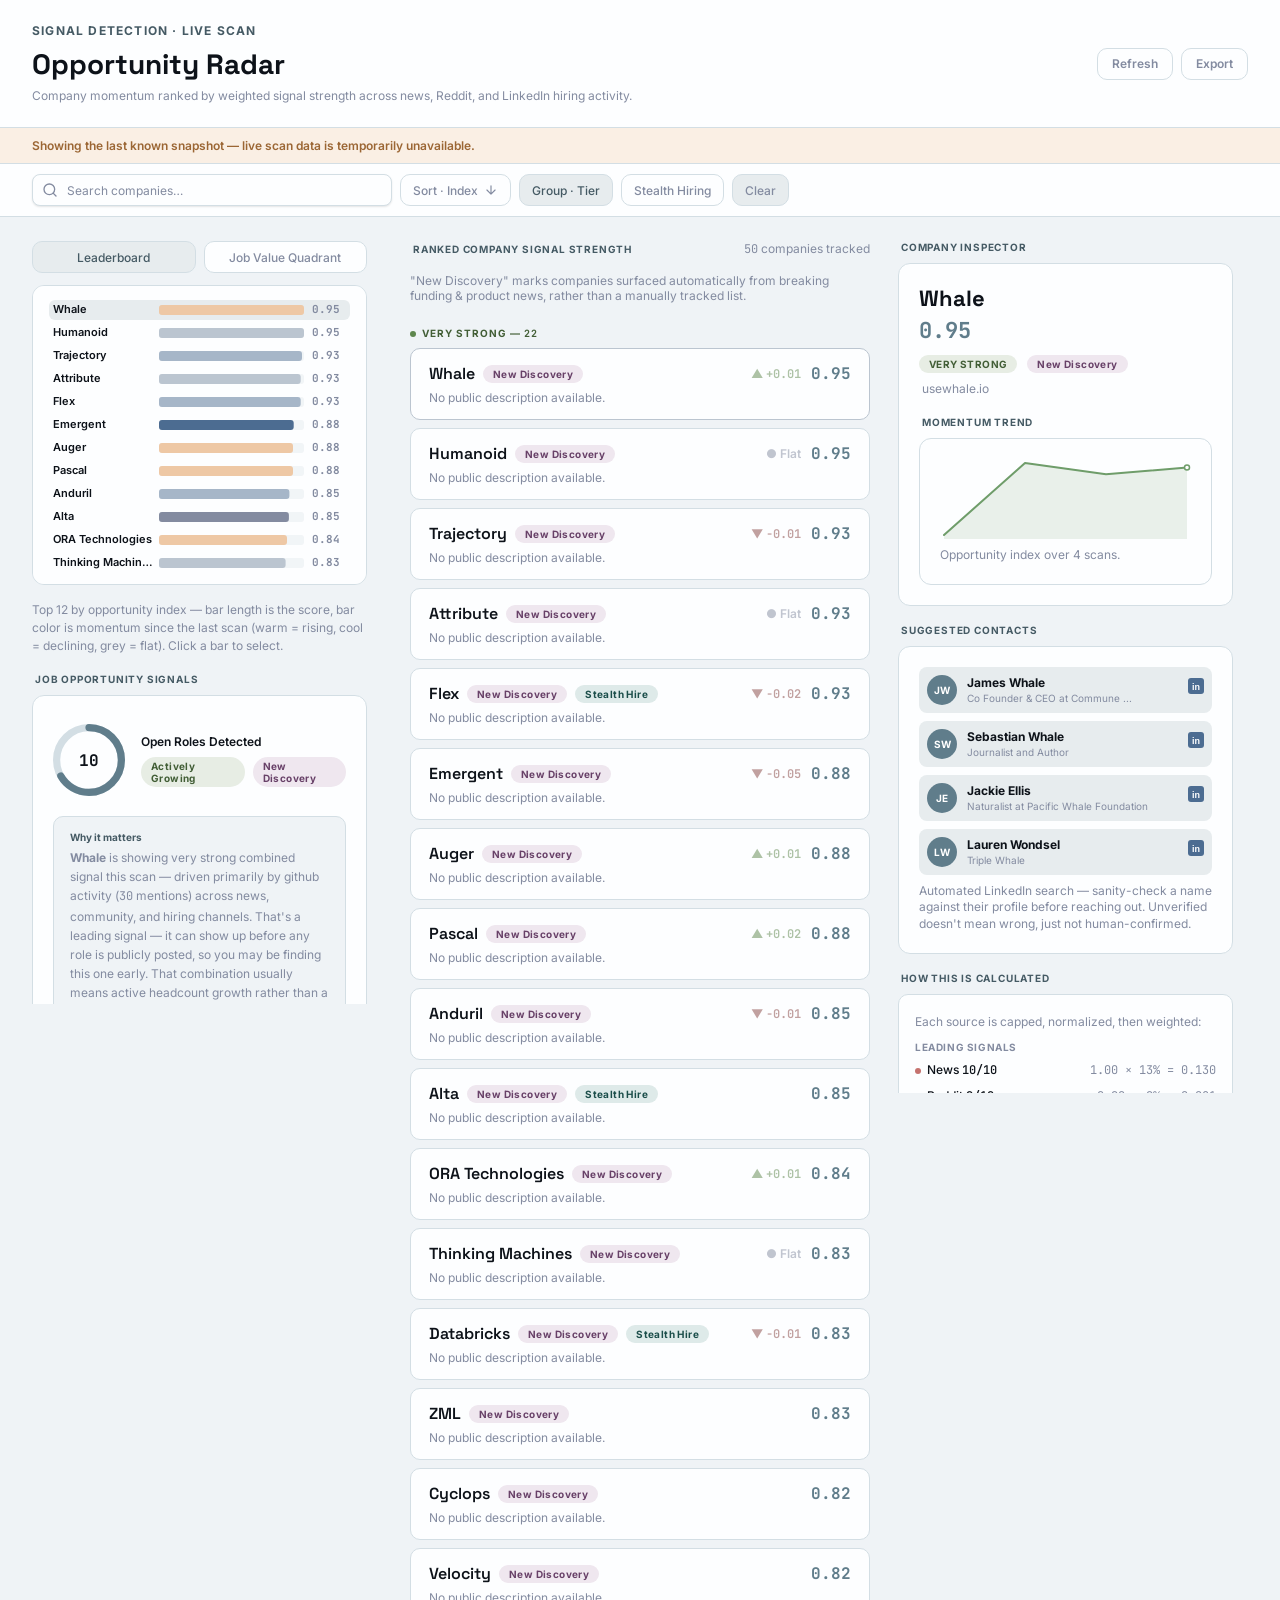
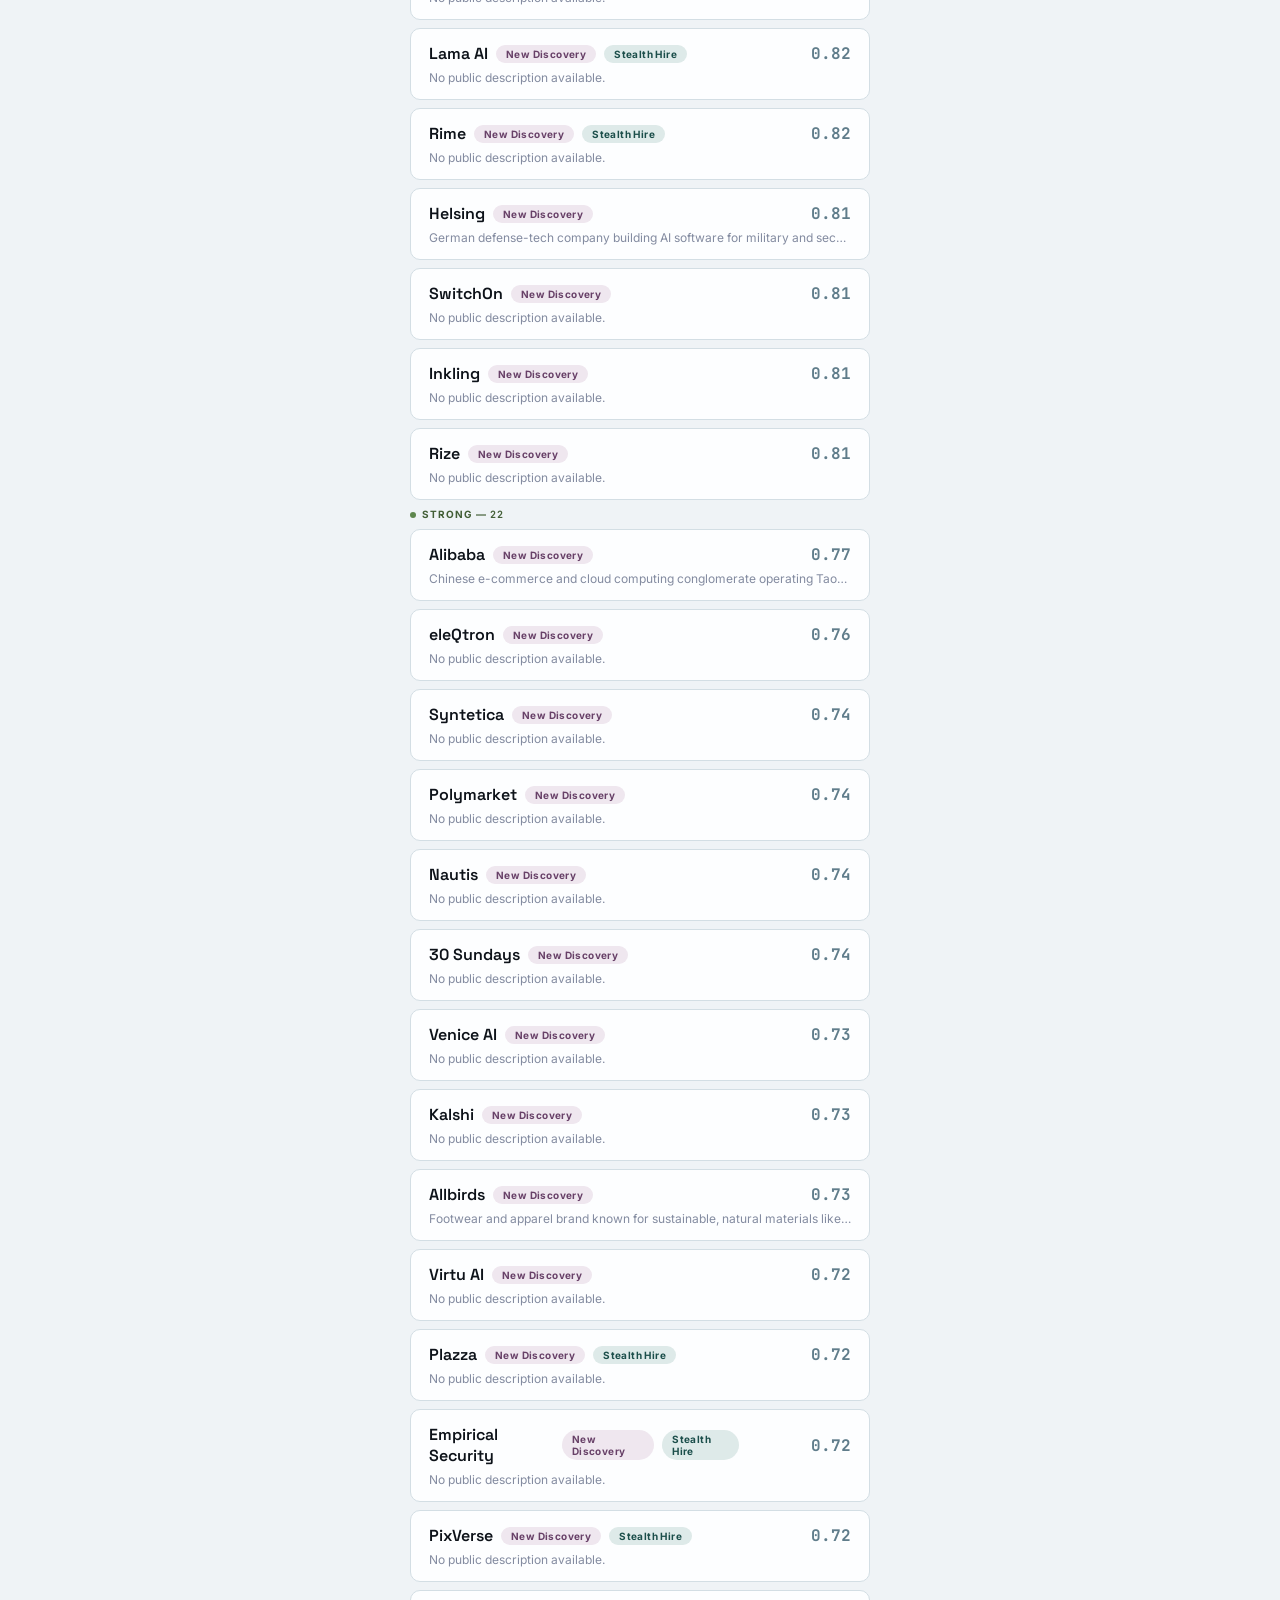
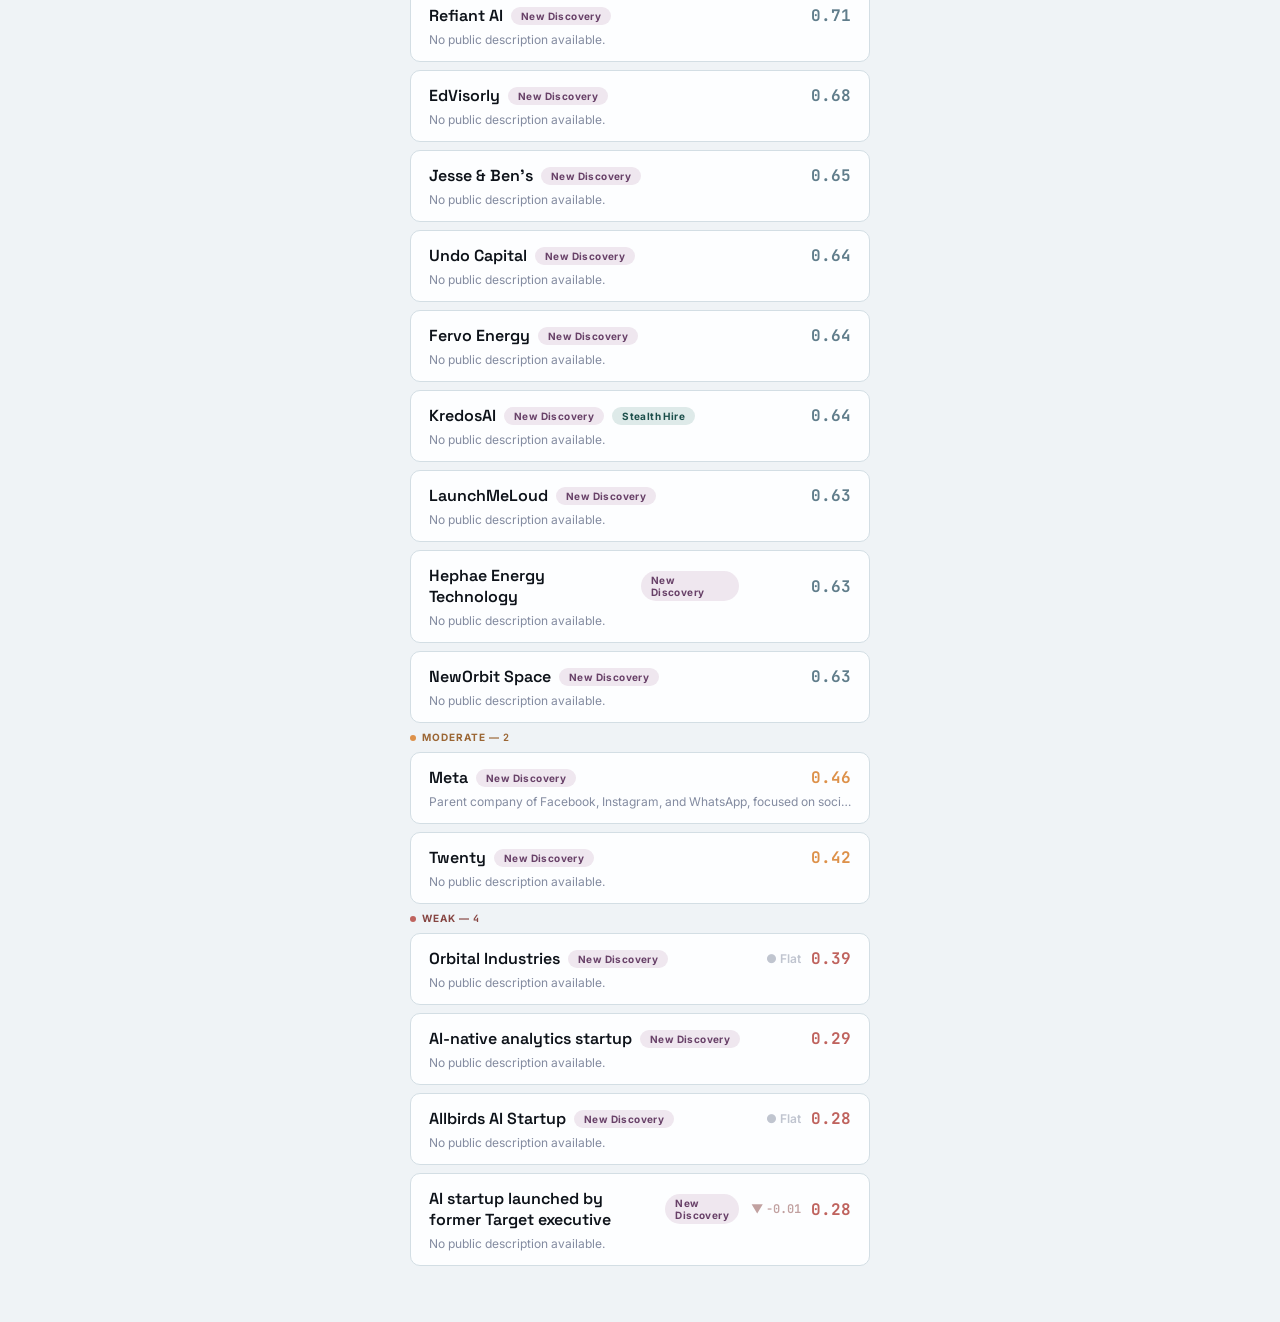
<file: index.html>
<!doctype html>
<html lang="en">
<head>
  <meta charset="UTF-8" />
  <meta name="viewport" content="width=device-width, initial-scale=1.0" />
  <title>Opportunity Radar Dashboard</title>
  <link rel="preconnect" href="https://fonts.googleapis.com">
  <link rel="preconnect" href="https://fonts.gstatic.com" crossorigin>
  <link href="https://fonts.googleapis.com/css2?family=Inter:wght@400;500;600;700&family=Space+Grotesk:wght@500;700&family=JetBrains+Mono:wght@500;700&display=swap" rel="stylesheet">
  <link rel="stylesheet" href="styles.css" />
</head>
<body>

  <div class="dashboard">

    <!-- ── Header ── -->
    <header class="dashboard-header">
      <div class="header-titles">
        <span class="header-eyebrow">Signal Detection · Live Scan</span>
        <h1 class="header-title">Opportunity Radar</h1>
        <p class="header-subtitle">Company momentum ranked by weighted signal strength across news, Reddit, and LinkedIn hiring activity.</p>
      </div>
      <div class="header-actions">
        <button class="btn btn-outline" type="button">Refresh</button>
        <button class="btn btn-outline" type="button">Export</button>
      </div>
    </header>

    <!-- ── Fallback banner (shown only if the live fetch failed) ── -->
    <div class="fallback-banner" id="fallback-banner" hidden>
      Showing the last known snapshot — live scan data is temporarily unavailable.
    </div>

    <!-- ── Filter bar ── -->
    <div class="filter-bar">
      <div class="filter-search-wrap">
        <input
          class="filter-search"
          type="search"
          id="search-input"
          placeholder="Search companies…"
          aria-label="Search companies"
        />
        <svg class="filter-search-icon" width="16" height="16" viewBox="0 0 24 24" fill="none" aria-hidden="true">
          <circle cx="11" cy="11" r="8" stroke="currentColor" stroke-width="2"/>
          <path d="m21 21-4.35-4.35" stroke="currentColor" stroke-width="2" stroke-linecap="round"/>
        </svg>
      </div>

      <button class="pill-btn" id="sort-toggle" type="button" aria-label="Toggle sort direction">
        <span>Sort · Index</span>
        <svg id="sort-icon" width="14" height="14" viewBox="0 0 24 24" fill="none" aria-hidden="true">
          <path d="M12 5v14M5 12l7 7 7-7" stroke="currentColor" stroke-width="2" stroke-linecap="round" stroke-linejoin="round"/>
        </svg>
      </button>

      <button class="pill-btn" id="group-toggle" type="button" aria-pressed="true">
        <span>Group · Tier</span>
      </button>

      <button class="pill-btn" id="stealth-toggle" type="button" aria-pressed="false" title="Show only companies with strong funding/exec-hire signal and little-to-no LinkedIn activity — likely growing before any role is publicly posted">
        <span>Stealth Hiring</span>
      </button>

      <button class="pill-btn pill-btn-clear" id="clear-filters" type="button">Clear</button>
    </div>

    <!-- ── Body: 3-column layout ── -->
    <div class="dashboard-body">

      <div class="loading-overlay" id="loading-overlay">
        <p>Loading live scan data…</p>
      </div>

      <!-- Left: Leaderboard / Job Value Quadrant (toggle) + Job Opportunity Signals -->
      <section class="quadrant-column" aria-label="Company leaderboard">
        <div class="chart-toggle-row" style="margin-top: 0;" role="tablist">
          <button class="pill-btn chart-toggle-btn" id="chart-toggle-leaderboard" type="button" aria-pressed="true">Leaderboard</button>
          <button class="pill-btn chart-toggle-btn" id="chart-toggle-quadrant" type="button" aria-pressed="false">Job Value Quadrant</button>
        </div>
        <div class="leaderboard-scope" id="leaderboard-scope">
          <svg id="leaderboard-svg" width="100%" aria-hidden="true"></svg>
        </div>
        <div class="quadrant-scope" id="quadrant-scope" hidden>
          <svg id="quadrant-svg" viewBox="0 0 400 400" width="100%" height="100%" aria-hidden="true"></svg>
        </div>
        <p class="quadrant-caption" id="leaderboard-caption">Top 12 by opportunity index — bar length is the score, bar color is momentum since the last scan (warm = rising, cool = declining, grey = flat). Click a bar to select.</p>
        <p class="quadrant-caption" id="quadrant-caption" hidden>Position shows relative standing versus other tracked companies, not raw counts — funding + executive hires on the right, LinkedIn hiring activity toward the top. Bottom-right is the sweet spot for outreach — real growth capital and leadership build-out ahead of any public job posting. Hover a dot for exact counts, click to select.</p>

        <h3 class="section-label">Job Opportunity Signals</h3>
        <div class="job-signals-card">
          <div class="gauge-row">
            <div class="gauge-visual">
              <svg id="roles-gauge" viewBox="0 0 100 100" width="72" height="72" aria-hidden="true"></svg>
              <span class="gauge-center-value" id="open-roles-value">—</span>
            </div>
            <div class="gauge-info">
              <span class="stat-label">Open Roles Detected</span>
              <div class="gauge-momentum-row">
                <span class="tier-badge" id="hiring-momentum-badge">—</span>
                <span class="discovery-badge" id="gauge-discovery-badge" title="Newly discovered this scan — not on the existing tracked list" hidden>New Discovery</span>
              </div>
            </div>
          </div>
          <div class="callout-box" id="why-it-matters-box">
            <span class="callout-label">Why it matters</span>
            <p class="callout-text" id="why-it-matters-text"></p>
          </div>
          <p class="fine-print">Based on public hiring &amp; news signals — not a guarantee of open positions.</p>
        </div>
      </section>

      <!-- Middle: Ranked list -->
      <section class="list-column" aria-label="Ranked company signal strength">
        <div class="list-heading">
          <span class="card-eyebrow">Ranked Company Signal Strength</span>
          <span class="list-count" id="companies-tracked-count">— companies tracked</span>
        </div>
        <p class="list-hint">"New Discovery" marks companies surfaced automatically from breaking funding &amp; product news, rather than a manually tracked list.</p>
        <div id="ranked-list"></div>
        <p class="table-empty" id="list-empty" hidden>No companies match the current filters.</p>
      </section>

      <!-- Right: Company Inspector + Suggested Contact -->
      <aside class="right-rail" aria-label="Company detail">
        <h3 class="section-label" style="margin-top: 0;">Company Inspector</h3>
        <div class="inspector-card">
          <div class="inspector-title-row" style="margin-top: 0;">
            <h2 class="inspector-company-name" id="inspector-name">—</h2>
            <span class="inspector-index" id="inspector-index">—</span>
          </div>
          <div class="inspector-badge-row">
            <span class="tier-badge" id="inspector-tier-badge">—</span>
            <span class="discovery-badge" id="inspector-discovery-badge" title="Newly discovered this scan — not on the existing tracked list" hidden>New Discovery</span>
          </div>
          <a class="inspector-website-link" id="inspector-website-link" href="#" target="_blank" rel="noopener" style="visibility: hidden;">—</a>

          <h3 class="section-label">Momentum Trend</h3>
          <div class="inspector-trend-card">
            <svg id="inspector-trend-svg" aria-hidden="true"></svg>
            <p class="fine-print" id="inspector-trend-caption">—</p>
          </div>

        </div>

        <h3 class="section-label" id="contact-section-label">Suggested Contact</h3>
        <div class="contact-card" id="contact-card">
          <ul class="contact-list" id="contact-list"></ul>
          <p class="fine-print">Automated LinkedIn search — sanity-check a name against their profile before reaching out. Unverified doesn't mean wrong, just not human-confirmed.</p>
        </div>
        <div class="contact-empty-state" id="contact-empty-state" hidden>
          <p>No contact found yet for this company — check back after the next scan.</p>
          <a class="btn btn-dark btn-full" id="contact-website-cta" href="#" target="_blank" rel="noopener" hidden>Go to Company Website</a>
          <p class="fine-print" id="contact-website-caveat" hidden>Automatically discovered, not confirmed as the right company — double-check before visiting.</p>
        </div>

        <h3 class="section-label">How this is calculated</h3>
        <div class="math-panel math-panel-standalone" id="math-panel">
          <p class="math-caption">Each source is capped, normalized, then weighted:</p>
          <div id="math-rows"></div>
          <hr class="divider" />
          <div class="math-total-row">
            <span class="math-total-label">Total opportunity_index</span>
            <span class="math-total-value" id="math-total-value">—</span>
          </div>
        </div>
      </aside>

    </div>
  </div>

  <script src="data.js"></script>
  <script src="app.js"></script>
</body>
</html>
</file>
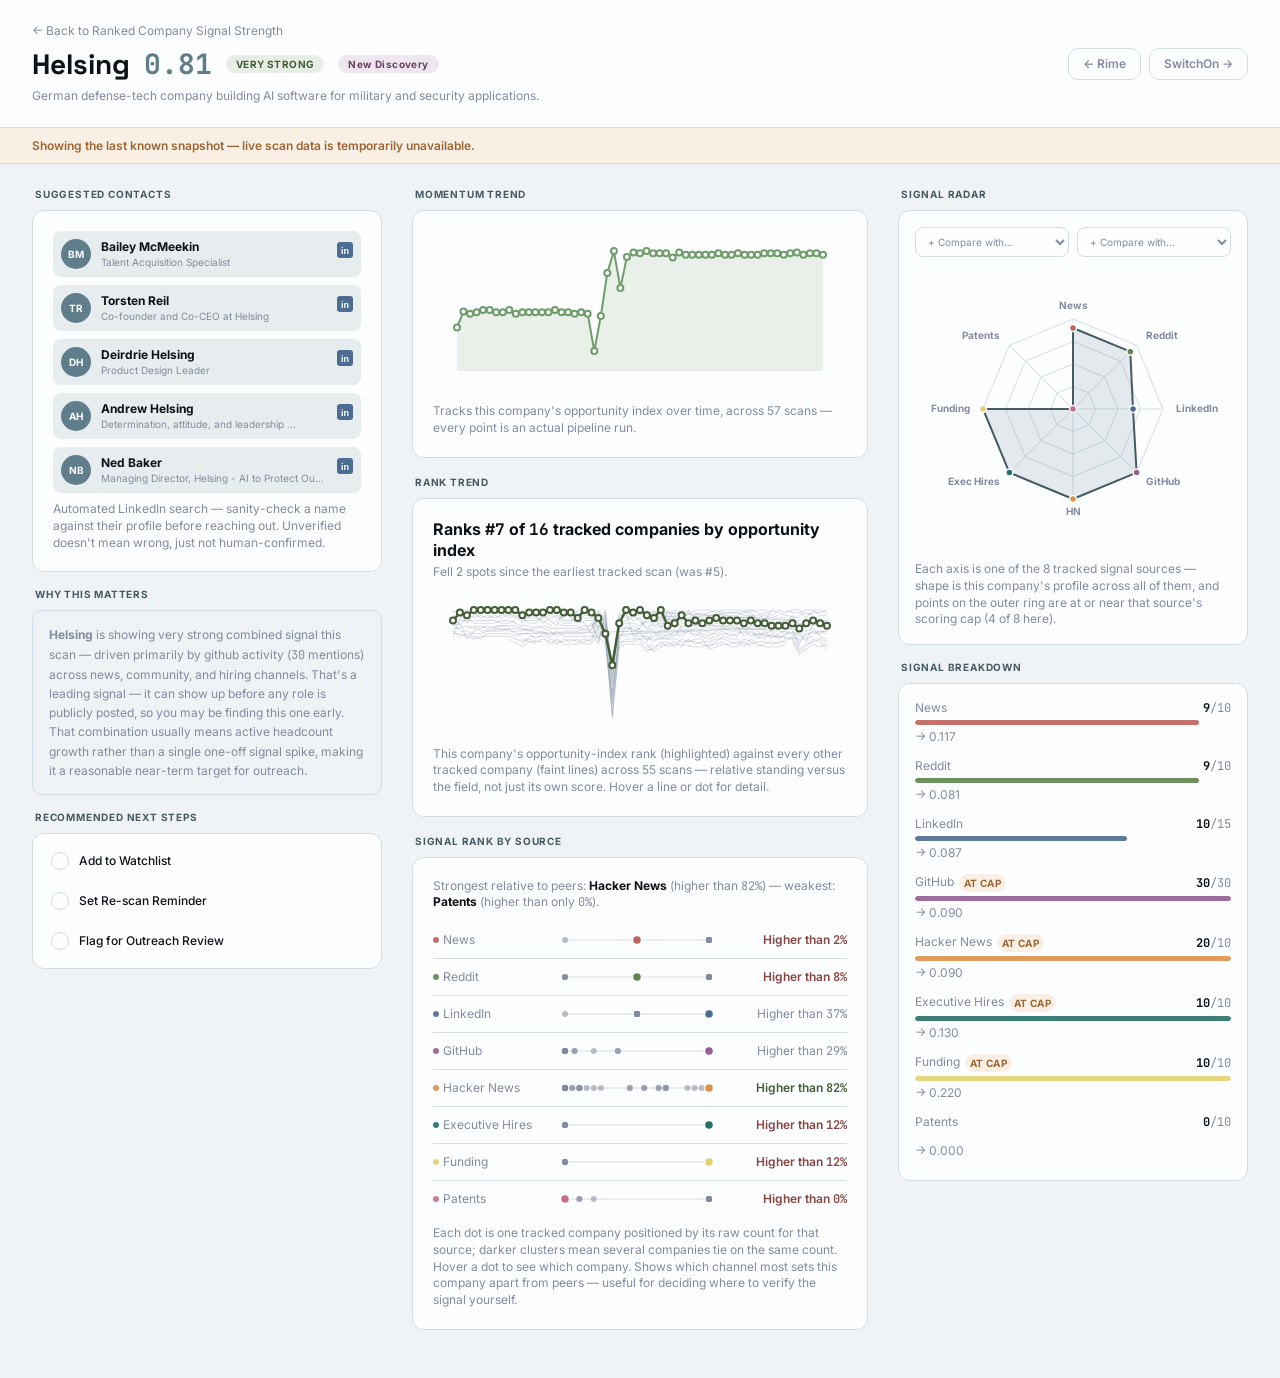
<file: detail.html>
<!doctype html>
<html lang="en">
<head>
  <meta charset="UTF-8" />
  <meta name="viewport" content="width=device-width, initial-scale=1.0" />
  <title>Company Detail — Opportunity Radar</title>
  <link rel="preconnect" href="https://fonts.googleapis.com">
  <link rel="preconnect" href="https://fonts.gstatic.com" crossorigin>
  <link href="https://fonts.googleapis.com/css2?family=Inter:wght@400;500;600;700&family=Space+Grotesk:wght@500;700&family=JetBrains+Mono:wght@500;700&display=swap" rel="stylesheet">
  <link rel="stylesheet" href="styles.css" />
</head>
<body>

  <div class="detail-page">

    <header class="detail-topbar">
      <div class="detail-topbar-left">
        <a class="back-link" href="index.html"><span class="back-link-arrow">←</span> Back to Ranked Company Signal Strength</a>

        <div class="detail-header">
          <h1 class="detail-company-name" id="detail-name">—</h1>
          <span class="detail-index" id="detail-index">—</span>
          <span class="tier-badge" id="detail-tier-badge">—</span>
          <span class="discovery-badge" id="detail-discovery-badge" title="Newly discovered this scan — not on the existing tracked list" hidden>New Discovery</span>
        </div>
        <p class="detail-blurb" id="detail-blurb"></p>
      </div>

      <div class="detail-topbar-nav">
        <button class="btn btn-outline" id="prev-company-btn" type="button">← Previous</button>
        <button class="btn btn-outline" id="next-company-btn" type="button">Next →</button>
      </div>
    </header>

    <div class="fallback-banner" id="fallback-banner" hidden>
      Showing the last known snapshot — live scan data is temporarily unavailable.
    </div>

    <div class="detail-body">
    <div class="loading-overlay" id="loading-overlay">
      <p>Loading live scan data…</p>
    </div>
    <div class="detail-columns">

      <!-- Left: Suggested Contact + Signal Breakdown -->
      <div class="detail-col detail-col-left">
        <h3 class="section-label" id="contact-section-label" style="margin-top: 0;">Suggested Contact</h3>
        <div class="contact-card contact-card-standalone" id="contact-card">
          <ul class="contact-list" id="contact-list"></ul>
          <p class="fine-print">Automated LinkedIn search — sanity-check a name against their profile before reaching out. Unverified doesn't mean wrong, just not human-confirmed.</p>
        </div>
        <div class="contact-empty-state" id="contact-empty-state" hidden>
          <p>No contact found yet for this company — check back after the next scan.</p>
          <a class="btn btn-dark btn-full" id="contact-website-cta" href="#" target="_blank" rel="noopener" hidden>Go to Company Website</a>
          <p class="fine-print" id="contact-website-caveat" hidden>Automatically discovered, not confirmed as the right company — double-check before visiting.</p>
        </div>

        <h3 class="section-label" style="margin-top: 16px;">Why This Matters</h3>
        <div class="callout-box callout-box-standalone">
          <p class="callout-text" id="detail-why-text"></p>
        </div>

        <h3 class="section-label" style="margin-top: 16px;">Recommended Next Steps</h3>
        <div class="next-steps-card" id="next-steps-list"></div>
      </div>

      <!-- Middle: Momentum Trend -->
      <div class="detail-col detail-col-mid">
        <h3 class="section-label" style="margin-top: 0;">Momentum Trend</h3>
        <div class="trend-card">
          <svg id="trend-svg" width="100%" height="160" aria-hidden="true"></svg>
          <p class="fine-print" id="trend-caption">—</p>
        </div>

        <h3 class="section-label">Rank Trend</h3>
        <div class="peer-compare-card">
          <p class="peer-compare-headline" id="peer-rank-headline">—</p>
          <p class="peer-compare-sub" id="peer-rank-sub">—</p>
          <svg id="peer-compare-svg" width="100%" height="140" aria-hidden="true"></svg>
          <p class="fine-print" id="rank-trend-caption">—</p>
        </div>

        <h3 class="section-label">Signal Rank by Source</h3>
        <div class="source-rank-card">
          <p class="source-rank-headline" id="source-rank-headline">—</p>
          <div id="source-rank-rows"></div>
          <p class="fine-print">Each dot is one tracked company positioned by its raw count for that source; darker clusters mean several companies tie on the same count. Hover a dot to see which company. Shows which channel most sets this company apart from peers — useful for deciding where to verify the signal yourself.</p>
        </div>
      </div>

      <!-- Right: Signal Radar + Signal Breakdown -->
      <div class="detail-col detail-col-right">
        <h3 class="section-label" style="margin-top: 0;">Signal Radar</h3>
        <div class="signal-radar-card">
          <div class="radar-compare-row">
            <select class="radar-compare-select" id="radar-compare-1" aria-label="Compare with another company">
              <option value="">+ Compare with…</option>
            </select>
            <select class="radar-compare-select" id="radar-compare-2" aria-label="Compare with a second company">
              <option value="">+ Compare with…</option>
            </select>
          </div>
          <svg id="signal-radar-svg" width="100%" height="270" aria-hidden="true"></svg>
          <div class="radar-legend" id="radar-legend"></div>
          <p class="fine-print" id="signal-radar-caption">—</p>
        </div>

        <h3 class="section-label" style="margin-top: 16px;">Signal Breakdown</h3>
        <div class="breakdown-compact-card">
          <div class="mini-breakdown" id="breakdown-stack"></div>
        </div>
      </div>

    </div>
    </div>
  </div>

  <script src="data.js"></script>
  <script src="detail.js"></script>
</body>
</html>
</file>
<file: styles.css>
/* ── Font demo (Space Grotesk headings / JetBrains Mono numerals) ──
   To back out: delete this block, delete the two font-family rules
   below that reference these variables (search "--font-heading" and
   "--font-mono"), and revert the Google Fonts <link> in index.html/
   detail.html back to just Inter. Nothing else depends on this. */
:root {
  --font-heading: 'Space Grotesk', 'Inter', Arial, sans-serif;
  --font-mono:    'JetBrains Mono', 'Inter', monospace;
}

/* Wraps every dynamically-inserted numeric value across both pages
   (app.js/detail.js) — search ".num" in either file to find them all. */
.num { font-family: var(--font-mono); }

/* ── shadcn/ui token retrofit ──
   Phase 1 (this block): adopt shadcn's semantic vocabulary — background/
   foreground/card/primary/secondary/muted/accent/destructive/border/
   input/ring/radius, plus its --chart-1..5 convention for categorical
   data colors — mapped onto the colors this project already settled on
   through iteration, not shadcn's stock slate palette. Purely additive:
   every existing variable below (--bg, --accent-deep, --radius-lg, etc.)
   is untouched and still drives 100% of the current CSS, so this can't
   cause a visual regression. New components should be built against
   these tokens directly; migrating existing rules to consume them
   (instead of the legacy names) would be a natural phase 2.

   Two of our existing tokens don't map 1:1 onto a shadcn slot and were
   deliberately left alone rather than force-fit: --accent (a saturated
   brand blue-grey used for active/focus states — closest to --ring,
   not --accent, which in shadcn means a subtle hover background) and
   --accent-deep (our emphasis-text color, distinct from --primary,
   which corresponds to the solid dark CTA button background/text
   instead). Tier colors (green/amber/rose) and the per-source palette
   also stay as their own extension, same as shadcn's own docs do for
   product-specific colors beyond the core set. */
:root {
  /* Aliased via var() (not duplicated hex) since the consolidation pass —
     these can't go stale the way the old hardcoded copies did. */
  --background:         var(--bg);
  --foreground:         var(--text-primary);
  --card:                var(--surface);
  --card-foreground:    var(--text-primary);
  --popover:             var(--surface);
  --popover-foreground: var(--text-primary);
  --primary:             var(--text-primary); /* the solid dark CTA button */
  --primary-foreground: #ffffff;
  --secondary:           var(--bg); /* no separate surface-alt anymore */
  --secondary-foreground: var(--text-primary);
  --muted:               var(--accent-tint);
  --muted-foreground:   var(--text-secondary);
  /* No separate --accent slot: shadcn's "accent" (a subtle hover bg) would
     be the same value as --muted above, and this project already has an
     unrelated --accent (brand blue-grey, #607d8b) declared below — reusing
     the name here would silently shadow one or the other depending on
     source order. --muted covers shadcn's accent role instead. */
  --accent-foreground:  var(--accent-deep);
  --destructive:         var(--rose-deep);
  --destructive-foreground: #ffffff;
  --border:              var(--border);
  --input:               var(--border-input);
  --ring:                var(--accent); /* used for focus rings below */
  --radius:              0.625rem; /* = --radius-lg (10px) — sm/md/lg/xl below derive from this */

  /* shadcn chart-color convention — same hues as our per-source tokens.
     Aliased via var() so this can't go stale the way the hardcoded
     copies here previously did after a source color changed. */
  --chart-1: var(--news-color);
  --chart-2: var(--reddit-red);
  --chart-3: var(--linkedin-blue);
  --chart-4: var(--github-color);
  --chart-5: var(--hn-color);
  --chart-6: var(--exec-hire-color);
  --chart-7: var(--funding-color);
}

/* Real accessibility win from adopting --ring, not just a decorative
   token: a visible focus indicator for keyboard navigation. */
:focus-visible {
  outline: 2px solid var(--ring);
  outline-offset: 2px;
}

/* ── Design tokens ──
   Consolidated 2026-07-16: everything below derives from 10 core colors
   (bg / surface / border / text-primary / text-secondary / accent /
   accent-deep / green / amber / rose). Every "-deep" is that color mixed
   ~30% toward black; every "-tint" is mixed ~85% toward white — not an
   independently hand-picked hex. Dropped as redundant near-duplicates in
   this pass: --surface-alt, --row-bg, --control-bg, --accent-light,
   --text-muted, and the separate --gauge-accent* hue (folded into
   --accent). The 7 --news-color..--funding-color source colors are the
   deliberate exception — a categorical data-viz palette where 7-way
   distinguishability is the actual requirement, so they keep their own
   hues rather than deriving from the core 10. */
:root {
  --bg:              #eff3f6;
  --surface:         #fdfeff;
  --border:          #d3dee4;
  --border-input:    var(--border);
  --border-emphasis: #bbc5d0; /* border a step darker for hover/selected rows -- lighter than --text-secondary */

  --text-primary:    #0d1219;
  --text-secondary:  #838ba0;

  --accent:          #607d8b;
  --accent-deep:     #455a64;
  --accent-tint:     #e7ecee;
  --callout-tint:    var(--bg);

  /* ── Hue ramp: 7 core hues, each with dark / base(100%) / tint-1 / tint-2,
     derived via one consistent formula — dark = hue mixed 30% toward
     black; tint-1 = hue mixed 50% toward white; tint-2 = hue mixed 85%
     toward white — not independently hand-picked per hue. Every semantic
     name below (--green, --news-color, etc.) just aliases whichever
     shade of whichever hue that role needs; every rule elsewhere in this
     file that consumes those semantic names is unchanged. */
  --hue-red:           #bf635e;
  --hue-red-dark:      #864542;
  --hue-red-tint-1:    #dfb1af;
  --hue-red-tint-2:    #f5e8e7;

  --hue-green:         #5e864d;
  --hue-green-dark:    #425e36;
  --hue-green-tint-1:  #afc3a6;
  --hue-green-tint-2:  #e7ede4;

  --hue-blue:          #4c6c91;
  --hue-blue-dark:     #354c66;
  --hue-blue-tint-1:   #a6b6c8;
  --hue-blue-tint-2:   #e4e9ef;

  --hue-purple:        #955d94;
  --hue-purple-dark:   #684168;
  --hue-purple-tint-1: #caaeca;
  --hue-purple-tint-2: #efe7ef;

  --hue-orange:        #dd914a;
  --hue-orange-dark:   #9b6634;
  --hue-orange-tint-1: #eec8a5;
  --hue-orange-tint-2: #faefe4;

  --hue-yellow:        #e1d270;
  --hue-yellow-dark:   #9e934e;
  --hue-yellow-tint-1: #f0e9b8;
  --hue-yellow-tint-2: #fbf8ea;

  --hue-teal:          #267069;
  --hue-teal-dark:     #1b4e4a;
  --hue-teal-tint-1:   #93b8b4;
  --hue-teal-tint-2:   #deeae9;

  /* 8th hue, added when the pipeline added patents as a source — all 7
     original hues (red/green/blue/purple/orange/yellow/teal) were
     already spoken for. First attempt was an indigo (blue-violet, ~235°)
     which sat too close to blue(~212°) and purple(~301°) to actually
     read as distinct; pink(~338°) sits in the real gap between them. */
  --hue-pink:        #c46e8e;
  --hue-pink-dark:   #894d63;
  --hue-pink-tint-1: #e2b7c7;
  --hue-pink-tint-2: #f6e9ee;

  /* Tier status colors — reuse the same hues as the source palette below
     (rose=red, green=green, amber=orange) instead of maintaining 3 more
     standalone shades. */
  --green:           var(--hue-green);
  --green-deep:      var(--hue-green-dark);
  --green-tint:      var(--hue-green-tint-2);

  --amber:           var(--hue-orange);
  --amber-deep:      var(--hue-orange-dark);
  --amber-tint:      var(--hue-orange-tint-2);

  --rose:            var(--hue-red);
  --rose-deep:       var(--hue-red-dark);
  --rose-tint:       var(--hue-red-tint-2);

  --news-color:      var(--hue-red);
  --linkedin-blue:   var(--hue-blue);
  --reddit-red:      var(--hue-green);
  --github-color:    var(--hue-purple);
  --hn-color:        var(--hue-orange);
  --exec-hire-color: var(--hue-teal);
  --funding-color:   var(--hue-yellow);
  --patents-color:   var(--hue-pink);
  --trend-accent:    var(--green);
  --peer-muted-dot:  var(--text-secondary);

  --radius-sm:   6px;
  --radius-md:   8px;
  --radius-lg:   10px;
  --radius-xl:   12px;
  --radius-full: 9999px;

  /* Type scale: 12 near-duplicate sizes (8-28px) consolidated to 6.
     Every font-size declaration in this file references one of these —
     no more independently-picked pixel values. */
  --text-2xs: 10px;
  --text-sm:  12px;
  --text-md:  16px;
  --text-lg:  22px;
  --text-xl:  28px;

  --shadow-xs:  0 1px 2px 0 rgba(0, 0, 0, 0.1);
  --shadow-btn: 0 1px 1px 0 rgba(0, 0, 0, 0.1);

  --header-h:     128px;
}

/* ── Reset ── */
*, *::before, *::after { box-sizing: border-box; }

body {
  margin: 0;
  font-family: 'Inter', Arial, sans-serif;
  background: var(--bg);
  color: var(--text-primary);
  font-size: var(--text-md);
  -webkit-font-smoothing: antialiased;
}

.dashboard {
  display: flex;
  flex-direction: column;
  min-height: 100vh;
}

/* ─────────────────────────────────────────
   Header
───────────────────────────────────────── */
.dashboard-header {
  display: flex;
  align-items: center;
  justify-content: space-between;
  gap: 24px;
  height: var(--header-h);
  padding: 16px 32px;
  background: var(--surface);
  border-bottom: 1px solid var(--border);
}

.header-titles {
  display: flex;
  flex-direction: column;
  gap: 2px;
  min-width: 0;
}

.header-eyebrow {
  font-size: var(--text-sm);
  line-height: 16px;
  font-weight: 700;
  letter-spacing: 1.2px;
  text-transform: uppercase;
  color: var(--accent-deep);
}

.header-title {
  margin: 6px 0 0;
  font-size: var(--text-xl);
  line-height: 34px;
  font-weight: 700;
  color: var(--text-primary);
}

/* Font demo — see the --font-heading/--font-mono block near the top of
   this file for how to back this out. */
.header-title,
.company-row-name,
.inspector-company-name,
.detail-company-name {
  font-family: var(--font-heading);
}

.header-subtitle {
  margin: 4px 0 0;
  font-size: var(--text-sm);
  font-weight: 400;
  color: var(--text-secondary);
  line-height: 18px;
  white-space: nowrap;
}

.header-actions {
  display: flex;
  align-items: center;
  gap: 8px;
  flex-shrink: 0;
}

/* ─────────────────────────────────────────
   Buttons
───────────────────────────────────────── */
.btn {
  display: inline-flex;
  align-items: center;
  justify-content: center;
  height: 32px;
  padding: 6px 14px;
  border: none;
  border-radius: var(--radius-lg);
  font-family: inherit;
  font-size: var(--text-sm);
  font-weight: 600;
  line-height: 20px;
  cursor: pointer;
  text-decoration: none;
  box-sizing: border-box;
}

.btn-outline {
  background: var(--surface);
  color: var(--text-secondary);
  border: 1px solid var(--border);
}

.btn:disabled {
  opacity: 0.4;
  cursor: not-allowed;
}

/* The one exception to the site-wide neutral button treatment — the
   primary CTA on Suggested Contact stays a solid, filled button so it
   still reads as "the" action on the card. Was solid near-black
   (--text-primary); softened to --accent once the rest of the app's
   palette got muted this session — pure black read as disproportionately
   loud once everything around it got quieter. */
.btn-dark {
  background: var(--accent);
  color: #ffffff;
}

.btn-full { width: 100%; }

/* ─────────────────────────────────────────
   Filter bar
───────────────────────────────────────── */
.filter-bar {
  display: flex;
  align-items: center;
  gap: 8px;
  padding: 10px 32px;
  background: var(--surface);
  border-bottom: 1px solid var(--border);
}

.filter-search-wrap {
  position: relative;
  flex: 1 0 0;
  min-width: 0;
  max-width: 360px;
}

.filter-search {
  width: 100%;
  height: 32px;
  border: 1px solid var(--border-input);
  border-radius: var(--radius-md);
  background: var(--surface);
  box-shadow: var(--shadow-xs);
  padding: 0 12px 0 34px;
  font-family: inherit;
  font-size: var(--text-sm);
  color: var(--text-primary);
}

.filter-search::placeholder { color: var(--text-secondary); }

.filter-search-icon {
  position: absolute;
  left: 10px;
  top: 50%;
  transform: translateY(-50%);
  color: var(--text-secondary);
  pointer-events: none;
}

.pill-btn {
  display: inline-flex;
  align-items: center;
  gap: 6px;
  height: 32px;
  padding: 0 12px;
  border: 1px solid var(--border);
  border-radius: var(--radius-lg);
  background: var(--surface);
  font-family: inherit;
  font-size: var(--text-sm);
  font-weight: 500;
  color: var(--text-secondary);
  cursor: pointer;
  flex-shrink: 0;
}

.pill-btn svg { flex-shrink: 0; transition: transform 0.15s; }
.pill-btn.sort-asc svg { transform: rotate(180deg); }

.pill-btn[aria-pressed="true"] {
  background: var(--accent-tint);
  border-color: var(--border);
  color: var(--accent-deep);
}

.pill-btn-clear {
  background: var(--accent-tint);
}

/* ─────────────────────────────────────────
   Body: 3-column layout
───────────────────────────────────────── */
.dashboard-body {
  position: relative;
  display: grid;
  grid-template-columns: 350px 1fr 350px;
  gap: 28px;
  align-items: start;
  flex: 1 0 auto;
  padding: 24px 32px 48px;
  min-height: 300px;
}

.loading-overlay {
  position: absolute;
  inset: 0;
  z-index: 5;
  display: flex;
  align-items: center;
  justify-content: center;
  background: var(--bg);
}

.loading-overlay p {
  margin: 0;
  font-size: var(--text-sm);
  color: var(--text-secondary);
}

.loading-overlay[hidden] { display: none; }

.fallback-banner {
  padding: 10px 32px;
  background: var(--amber-tint);
  color: var(--amber-deep);
  font-size: var(--text-sm);
  font-weight: 600;
  border-bottom: 1px solid var(--border);
}

.fallback-banner[hidden] { display: none; }

.card-eyebrow {
  padding-left: 3px;
  font-size: var(--text-2xs);
  font-weight: 700;
  letter-spacing: 0.8px;
  text-transform: uppercase;
  color: var(--accent-deep);
}


.divider {
  margin: 12px 0;
  border: none;
  border-top: 1px solid var(--border);
}

/* Flex items don't collapse margins — without this, a divider's own
   margin-bottom stacks with the label's margin-top instead of merging,
   leaving an oversized gap. */
.divider + .section-label { margin-top: 8px; }

.section-label {
  margin: 18px 0 10px;
  padding-left: 3px;
  font-size: var(--text-2xs);
  font-weight: 700;
  letter-spacing: 0.8px;
  text-transform: uppercase;
  color: var(--accent-deep);
}

.fine-print {
  margin: 8px 0 0;
  font-size: var(--text-sm);
  font-weight: 400;
  color: var(--text-secondary);
  line-height: 1.4;
}

/* Verified vs. unverified captions differ a lot in length (one line vs.
   three). Deliberately not reserving height for the longer message here
   - a fixed-height reservation just left dead space under the shorter
   one. Letting the card size naturally to its own content and shift
   the layout below it is the more graceful failure mode. */

.tier-badge {
  display: inline-flex;
  align-items: center;
  padding: 3px 10px;
  border-radius: var(--radius-full);
  font-size: var(--text-2xs);
  font-weight: 700;
  letter-spacing: 0.4px;
  background: var(--accent-tint);
  color: var(--accent-deep);
}

.tier-badge.tier-green { background: var(--green-tint); color: var(--green-deep); }
.tier-badge.tier-amber { background: var(--amber-tint); color: var(--amber-deep); }
.tier-badge.tier-rose  { background: var(--rose-tint);  color: var(--rose-deep); }

.discovery-badge {
  display: inline-flex;
  align-items: center;
  padding: 3px 10px;
  border-radius: var(--radius-full);
  font-size: var(--text-2xs);
  font-weight: 700;
  letter-spacing: 0.4px;
  /* Reuses the purple hue ramp (same one github uses) instead of a
     separate standalone purple -- keeps the "New Discovery" badge its
     original light-purple identity without reintroducing a whole new
     color for it. */
  background: var(--hue-purple-tint-2);
  color: var(--hue-purple-dark);
}

.discovery-badge[hidden] { display: none; }

/* Same funding/exec-hire-vs-LinkedIn criteria as the Job Value
   Quadrant's bottom-right cell — teal because that's exec_hire's own
   hue, one of the two signals driving this flag. */
.stealth-badge {
  display: inline-flex;
  align-items: center;
  padding: 3px 10px;
  border-radius: var(--radius-full);
  font-size: var(--text-2xs);
  font-weight: 700;
  letter-spacing: 0.4px;
  background: var(--hue-teal-tint-2);
  color: var(--hue-teal-dark);
}

.callout-box {
  margin-top: 16px;
  padding: 14px 16px;
  border-radius: var(--radius-lg);
  background: var(--callout-tint);
  border: 1px solid var(--border);
}

.callout-label {
  display: block;
  font-size: var(--text-2xs);
  font-weight: 700;
  color: var(--accent-deep);
  margin-bottom: 5px;
}

.callout-text {
  margin: 0;
  font-size: var(--text-sm);
  color: var(--text-secondary);
  line-height: 1.6;
}

/* ─────────────────────────────────────────
   Radar column
───────────────────────────────────────── */
.quadrant-column {
  display: flex;
  flex-direction: column;
  position: sticky;
  top: 24px;
  max-height: calc(100vh - 48px);
  overflow-y: auto;
  /* Reserves the scrollbar's gutter whether or not it's actually needed,
     so content taller than the viewport toggling the scrollbar on/off
     between renders can't shrink/grow this column's available width -
     which would otherwise resize the quadrant chart (aspect-ratio: 1/1
     scales with container width) every time it happened. */
  scrollbar-gutter: stable;
}

.quadrant-scope {
  aspect-ratio: 1 / 1;
  width: 100%;
  flex-shrink: 0;
  background: var(--surface);
  border: 1px solid var(--border);
  border-radius: var(--radius-xl);
  overflow: hidden;
}

.chart-toggle-row {
  display: flex;
  gap: 8px;
  margin-bottom: 12px;
}

.chart-toggle-btn {
  flex: 1;
  justify-content: center;
}

/* No aspect-ratio — this is a list of N companies, not a square chart,
   so it gets its own internal scroll instead of dictating the column's
   height (a leaderboard tall enough for 40 companies would otherwise
   push Job Opportunity Signals far down the page). */
.leaderboard-scope {
  width: 100%;
  max-height: 300px;
  overflow-y: auto;
  flex-shrink: 0;
  background: var(--surface);
  border: 1px solid var(--border);
  border-radius: var(--radius-xl);
  padding: 14px 16px 8px;
}

.leaderboard-scope[hidden] { display: none; }
.quadrant-scope[hidden] { display: none; }

.quadrant-caption {
  margin: 16px 0 0;
  font-size: var(--text-sm);
  font-weight: 400;
  color: var(--text-secondary);
  line-height: 1.5;
}


.job-signals-card,
.inspector-card,
.contact-card {
  background: var(--surface);
  border: 1px solid var(--border);
  border-radius: var(--radius-xl);
  padding: 20px;
  /* These are direct children of the sticky columns (.quadrant-column /
     .right-rail), which cap their own height and scroll rather than
     grow past the viewport. Without flex-shrink:0, default flex
     behavior lets a card get squeezed below its natural content height
     when a sibling's variable-length text (an unverified caption, a
     "why it matters" blurb) pushes the column over that cap - which is
     what caused the Momentum Trend chart to render squished into a
     shorter box than its own coordinate math assumed. Now any real
     overflow goes to the column's existing scroll instead. */
  flex-shrink: 0;
}

.stat-row {
  display: flex;
  align-items: center;
  justify-content: space-between;
  padding: 6px 0;
}

.stat-label {
  font-size: var(--text-sm);
  color: var(--text-secondary);
}

.stat-value {
  font-size: var(--text-md);
  font-weight: 700;
  color: var(--text-primary);
}

.gauge-row {
  display: flex;
  align-items: center;
  gap: 16px;
  padding: 8px 0 4px;
}

.gauge-visual {
  position: relative;
  width: 72px;
  height: 72px;
  flex-shrink: 0;
}

.gauge-visual svg {
  transform: rotate(-90deg);
}

.gauge-center-value {
  position: absolute;
  inset: 0;
  display: flex;
  align-items: center;
  justify-content: center;
  font-size: var(--text-md);
  font-weight: 700;
  color: var(--text-primary);
}

.gauge-info {
  display: flex;
  flex-direction: column;
  gap: 8px;
  min-width: 0;
}

.gauge-info .stat-label {
  font-size: var(--text-sm);
  font-weight: 600;
  color: var(--text-primary);
}

.gauge-momentum-row {
  display: flex;
  align-items: center;
  gap: 8px;
}

.gauge-momentum-row .stat-label {
  font-size: var(--text-sm);
  color: var(--text-secondary);
}

/* ─────────────────────────────────────────
   Ranked list (middle column)
───────────────────────────────────────── */
.list-column {
  display: flex;
  flex-direction: column;
  gap: 12px;
  min-width: 0;
}

.list-heading {
  display: flex;
  align-items: center;
  justify-content: space-between;
}

.list-count {
  font-size: var(--text-sm);
  color: var(--text-secondary);
}

.list-hint {
  margin: 4px 0 12px;
  font-size: var(--text-sm);
  font-weight: 400;
  color: var(--text-secondary);
}

.tier-group {
  display: flex;
  flex-direction: column;
  gap: 8px;
  margin-bottom: 8px;
}

.tier-group-header {
  display: flex;
  align-items: center;
  gap: 6px;
}

.tier-group-dot {
  width: 6px;
  height: 6px;
  border-radius: 50%;
  background: var(--accent);
}

.tier-group-dot.green { background: var(--green); }
.tier-group-dot.amber { background: var(--amber); }
.tier-group-dot.rose  { background: var(--rose); }

.tier-group-label {
  font-size: var(--text-2xs);
  font-weight: 700;
  letter-spacing: 1px;
  color: var(--accent-deep);
}

.tier-group-label.green { color: var(--green-deep); }
.tier-group-label.amber { color: var(--amber-deep); }
.tier-group-label.rose  { color: var(--rose-deep); }

.company-row {
  background: var(--surface);
  border: 1px solid var(--border);
  border-radius: var(--radius-lg);
  padding: 14px 18px;
  cursor: pointer;
  transition: border-color 0.12s, background 0.12s;
}

.company-row:hover {
  background: var(--surface);
  border-color: var(--border-emphasis);
}

.company-row.selected {
  background: var(--surface);
  border-color: var(--border-emphasis);
}

.company-row-top {
  display: flex;
  align-items: center;
  justify-content: space-between;
  gap: 12px;
}

.company-row-name-group {
  display: flex;
  align-items: center;
  gap: 8px;
  min-width: 0;
}

.company-row-name {
  font-size: var(--text-md);
  font-weight: 600;
  color: var(--text-primary);
  text-decoration: none;
}

.company-row-name:hover {
  color: var(--accent-deep);
  text-decoration: underline;
}

.company-row-right {
  display: flex;
  align-items: center;
  gap: 10px;
  flex-shrink: 0;
}

/* Font demo — see the --font-heading/--font-mono block near the top of
   this file for how to back this out. */
.company-row-index,
.inspector-index,
.detail-index,
.gauge-center-value {
  font-family: var(--font-mono);
}

.company-row-index {
  font-size: var(--text-md);
  font-weight: 700;
  color: var(--accent);
}

.company-row-index.amber { color: var(--amber); }
.company-row-index.rose  { color: var(--rose); }

.momentum-delta {
  font-size: var(--text-sm);
  font-weight: 600;
  white-space: nowrap;
  opacity: 0.5;
}

.momentum-delta.momentum-up   { color: var(--green); }
.momentum-delta.momentum-down { color: var(--rose-deep); }
.momentum-delta.momentum-flat { color: var(--text-secondary); }

.company-row-blurb {
  margin: 6px 0 0;
  font-size: var(--text-sm);
  color: var(--text-secondary);
  white-space: nowrap;
  overflow: hidden;
  text-overflow: ellipsis;
}

/* Progressive disclosure: the per-source breakdown stays collapsed
   until you hover a row, so the list stays calm at rest but the "where
   does this number come from" detail is one hover away instead of
   locked behind a click into Company Inspector. */
.company-row-detail {
  display: grid;
  grid-template-rows: 0fr;
  opacity: 0;
  transition: grid-template-rows 0.3s ease, opacity 0.22s ease;
}

.company-row.expanded .company-row-detail {
  grid-template-rows: 1fr;
  opacity: 1;
}

.company-row-detail-inner {
  overflow: hidden;
  min-height: 0;
  display: grid;
  grid-template-columns: repeat(4, 1fr);
  gap: 10px 14px;
  padding-top: 0;
  transition: padding-top 0.3s ease;
}

.company-row.expanded .company-row-detail-inner {
  padding-top: 12px;
}

.row-detail-item {
  display: flex;
  flex-direction: column;
  gap: 2px;
  min-width: 0;
}

.row-detail-meter {
  margin-top: 2px;
}

.row-detail-label {
  font-size: var(--text-2xs);
  font-weight: 700;
  text-transform: uppercase;
  letter-spacing: 0.02em;
  color: var(--text-secondary);
  white-space: nowrap;
  overflow: hidden;
  text-overflow: ellipsis;
}

/* Deliberately no per-source color override here (unlike source-pill/
   meter-fill/math-label elsewhere) — each label already sits directly
   next to its own value with no legend or bar segment to decode, so
   coloring the text added no information, just noise. Color stays
   reserved for spots where it's actually functional: the dots, bars,
   and the "At cap" badge. */

.row-detail-cap-flag {
  display: inline-block;
  margin-left: 5px;
  font-size: var(--text-2xs);
  font-weight: 700;
  letter-spacing: 0.3px;
  text-transform: uppercase;
  color: var(--amber-deep);
  background: var(--amber-tint);
  padding: 1px 5px;
  border-radius: var(--radius-full);
  vertical-align: middle;
}

.row-detail-value {
  font-size: var(--text-sm);
  font-weight: 600;
  font-variant-numeric: tabular-nums;
  color: var(--text-primary);
  white-space: nowrap;
  overflow: hidden;
  text-overflow: ellipsis;
}

.row-detail-cap {
  font-weight: 400;
  color: var(--text-secondary);
}

.row-detail-contrib {
  font-size: var(--text-sm);
  font-weight: 400;
  color: var(--text-secondary);
}

/* The arrow glyph renders a couple pixels low relative to the digits next
   to it in this font — nudge it up so it optically aligns with the text. */
.row-detail-contrib::before { content: '→ '; position: relative; top: -1px; }

.source-pill {
  display: inline-flex;
  align-items: center;
  gap: 4px;
  font-size: var(--text-sm);
  color: var(--text-secondary);
}

.source-pill::before {
  content: '';
  width: 6px;
  height: 6px;
  flex-shrink: 0;
  border-radius: 50%;
  background: var(--accent);
  opacity: 0.9;
}

.source-pill.source-news::before      { background: var(--news-color); }
.source-pill.source-reddit::before   { background: var(--reddit-red); }
.source-pill.source-linkedin::before { background: var(--linkedin-blue); }
.source-pill.source-github::before   { background: var(--github-color); }
.source-pill.source-hn::before       { background: var(--hn-color); }
.source-pill.source-exec_hire::before { background: var(--exec-hire-color); }
.source-pill.source-funding::before  { background: var(--funding-color); }
.source-pill.source-patents::before  { background: var(--patents-color); }

.meter-track {
  height: 5px;
  border-radius: var(--radius-sm);
  background: transparent;
  overflow: hidden;
}

.meter-fill {
  height: 100%;
  border-radius: var(--radius-sm);
  background: var(--accent-deep);
}

.meter-fill.source-news     { background: var(--news-color); opacity: 0.9; }
.meter-fill.source-reddit   { background: var(--reddit-red); opacity: 0.9; }
.meter-fill.source-linkedin { background: var(--linkedin-blue); opacity: 0.9; }
.meter-fill.source-github   { background: var(--github-color); opacity: 0.9; }
.meter-fill.source-hn       { background: var(--hn-color); opacity: 0.9; }
.meter-fill.source-exec_hire { background: var(--exec-hire-color); opacity: 0.9; }
.meter-fill.source-funding   { background: var(--funding-color); opacity: 0.9; }
.meter-fill.source-patents   { background: var(--patents-color); opacity: 0.9; }

.table-empty {
  margin: 0;
  padding: 32px 16px;
  text-align: center;
  font-size: var(--text-sm);
  color: var(--text-secondary);
  background: var(--surface);
  border: 1px solid var(--border);
  border-radius: var(--radius-lg);
}

/* ─────────────────────────────────────────
   Right rail
───────────────────────────────────────── */
.right-rail {
  display: flex;
  flex-direction: column;
  position: sticky;
  top: 24px;
  max-height: calc(100vh - 48px);
  overflow-y: auto;
  scrollbar-gutter: stable;
}

.inspector-title-row {
  margin-top: 14px;
  display: flex;
  flex-direction: column;
  gap: 4px;
}

.inspector-company-name {
  margin: 0;
  font-size: var(--text-lg);
  font-weight: 700;
  color: var(--text-primary);
}

.inspector-badge-row {
  display: flex;
  align-items: center;
  gap: 10px;
  margin-top: 10px;
}

/* Plain link, not a badge/pill — this is a reference, not a status flag
   like the tier/discovery badges above it. Own line, not inline with
   the pills, so it doesn't read as a third badge. Reserves its line
   height always (visibility, not display:none) so the Momentum Trend
   section below doesn't shift up/down depending on whether this
   particular company has a URL. */
.inspector-website-link {
  display: block;
  min-height: 1.4em;
  margin-top: 8px;
  margin-left: 3px;
  font-size: var(--text-sm);
  color: var(--text-secondary);
  text-decoration: none;
}

.inspector-website-link:hover { color: var(--hue-blue); }

.inspector-index {
  font-size: var(--text-lg);
  font-weight: 700;
  color: var(--accent);
}

.mini-breakdown {
  display: flex;
  flex-direction: column;
  gap: 14px;
  margin-bottom: 6px;
}

.mini-breakdown-row {
  display: flex;
  flex-direction: column;
  gap: 4px;
}

.mini-breakdown-contrib {
  display: block;
}

.mini-breakdown-top {
  display: flex;
  align-items: center;
  justify-content: space-between;
  font-size: var(--text-sm);
  line-height: 16px;
}

.mini-breakdown-top .label { color: var(--text-secondary); }
.mini-breakdown-top .value { color: var(--text-primary); font-weight: 700; font-family: var(--font-mono); }

.math-panel {
  margin-top: 16px;
  padding: 16px;
  border-radius: var(--radius-lg);
  background: var(--surface);
  border: 1px solid var(--border);
  flex-shrink: 0;
}

.math-caption {
  margin: 2px 0 10px;
  font-size: var(--text-sm);
  font-weight: 400;
  color: var(--text-secondary);
  line-height: 1.5;
}

.math-group-label {
  display: block;
  margin: 10px 0 4px;
  font-size: var(--text-2xs);
  font-weight: 700;
  letter-spacing: 0.6px;
  text-transform: uppercase;
  color: var(--text-secondary);
}

.math-group-label:first-child { margin-top: 0; }

.math-row {
  display: flex;
  align-items: center;
  justify-content: space-between;
  padding: 5px 0;
  font-size: var(--text-sm);
}

.math-row .math-label { color: var(--text-primary); font-weight: 500; }
.math-row .math-detail { color: var(--text-secondary); }

.math-label::before {
  content: '';
  display: inline-block;
  width: 6px;
  height: 6px;
  border-radius: 50%;
  margin-right: 6px;
  background: var(--accent-deep);
  opacity: 0.9;
}

.math-label.source-news::before      { background: var(--news-color); }
.math-label.source-reddit::before   { background: var(--reddit-red); }
.math-label.source-linkedin::before { background: var(--linkedin-blue); }
.math-label.source-github::before   { background: var(--github-color); }
.math-label.source-hn::before       { background: var(--hn-color); }
.math-label.source-exec_hire::before { background: var(--exec-hire-color); }
.math-label.source-funding::before   { background: var(--funding-color); }
.math-label.source-patents::before   { background: var(--patents-color); }

.math-total-row {
  display: flex;
  align-items: center;
  justify-content: space-between;
  margin-top: 10px;
}

.math-total-label {
  font-size: var(--text-sm);
  font-weight: 700;
  color: var(--text-primary);
}

.math-total-value {
  font-size: var(--text-sm);
  font-weight: 700;
  color: var(--accent-deep);
  font-family: var(--font-mono);
}

.inspector-card .btn-dark { margin-top: 16px; }

/* Suggested Contact */
/* flex-start, not center — the avatar must stay flush to this row's own
   top edge always. Nothing precedes the row itself (the Unverified
   badge lives inside .contact-person-info, not above the row), so the
   row's top position is constant regardless of badge presence, and the
   avatar lands next to whichever text is first: the badge when present,
   the name when it isn't. */
/* Suggested Contact is a list now, not a single fixed card — the
   search routinely returns several candidate people per company, and a
   meaningful fraction are surname coincidences, so the UI shows the
   list and lets a human compare/pick instead of the app silently
   guessing one. Also means reaching out to more than one person is
   just as easy as one. */
.contact-list {
  list-style: none;
  margin: 0;
  padding: 0;
  display: flex;
  flex-direction: column;
  gap: 8px;
}

.contact-list-item { border-radius: var(--radius-md); overflow: hidden; }

/* The whole row is the click target, not just the LinkedIn glyph. */
.contact-list-link {
  display: flex;
  align-items: flex-start;
  gap: 10px;
  padding: 8px;
  background: var(--accent-tint);
  text-decoration: none;
  color: inherit;
}

.contact-list-link:hover { background: color-mix(in srgb, var(--accent-tint), var(--border-emphasis) 50%); }

.contact-list-avatar {
  width: 30px;
  height: 30px;
  border-radius: 50%;
  background: var(--accent);
  color: #ffffff;
  display: flex;
  align-items: center;
  justify-content: center;
  font-size: 10px;
  font-weight: 700;
  flex-shrink: 0;
}

.contact-list-info {
  flex: 1;
  min-width: 0;
}

.contact-list-name {
  margin: 0;
  display: flex;
  align-items: center;
  flex-wrap: wrap;
  gap: 6px;
  font-size: var(--text-sm);
  font-weight: 700;
  color: var(--text-primary);
}

.contact-list-title {
  margin: 2px 0 0;
  font-size: var(--text-2xs);
  font-weight: 400;
  color: var(--text-secondary);
  overflow: hidden;
  text-overflow: ellipsis;
  white-space: nowrap;
}

.contact-list-linkedin {
  flex-shrink: 0;
  display: flex;
  align-items: center;
  margin-top: 3px;
}

/* Amber, not neutral — this is a "check this before you act on it" flag,
   not decoration. Hiding unverified contacts entirely would make the
   feature useless (most of what's found this way is still directionally
   right), but presenting it with the same confidence as a verified
   contact would be dishonest. Inline with the name now (list items are
   compact, no room for its own line). */
.contact-unverified-badge {
  display: inline-flex;
  align-items: center;
  padding: 1px 6px;
  border-radius: var(--radius-full);
  font-size: 9px;
  font-weight: 700;
  letter-spacing: 0.3px;
  text-transform: uppercase;
  background: var(--amber-tint);
  color: var(--amber-deep);
}

.contact-empty-state {
  margin: 0;
  padding: 24px 16px;
  text-align: center;
  font-size: var(--text-sm);
  color: var(--text-secondary);
  background: var(--surface);
  border: 1px solid var(--border);
  border-radius: var(--radius-lg);
  flex-shrink: 0;
}

.contact-empty-state p { margin: 0; }
.contact-empty-state .btn { margin-top: 14px; }
.contact-empty-state .fine-print { margin-top: 8px; }
.contact-empty-state[hidden] { display: none; }

/* ─────────────────────────────────────────
   Detail page (3-column, matching main dashboard)
───────────────────────────────────────── */
.detail-page {
  display: flex;
  flex-direction: column;
  min-height: 100vh;
}

.detail-topbar {
  display: flex;
  align-items: center;
  justify-content: space-between;
  gap: 24px;
  height: var(--header-h);
  padding: 16px 32px;
  background: var(--surface);
  border-bottom: 1px solid var(--border);
}

.detail-topbar-left {
  display: flex;
  flex-direction: column;
  justify-content: center;
  gap: 2px;
  min-width: 0;
}

.detail-topbar-nav {
  display: flex;
  align-items: center;
  gap: 8px;
  flex-shrink: 0;
}

.back-link {
  display: inline-block;
  font-size: var(--text-sm);
  line-height: 16px;
  font-weight: 400;
  color: var(--text-secondary);
  text-decoration: none;
}

.back-link:hover { color: var(--text-primary); }

.back-link-arrow {
  display: inline-block;
  position: relative;
  top: -1px;
}

.detail-header {
  display: flex;
  align-items: center;
  gap: 14px;
  margin-top: 6px;
}

.detail-company-name {
  margin: 0;
  font-size: var(--text-xl);
  line-height: 34px;
  font-weight: 700;
  color: var(--text-primary);
}

.detail-index {
  font-size: var(--text-xl);
  line-height: 34px;
  font-weight: 700;
  color: var(--accent);
}

.detail-blurb {
  margin: 4px 0 0;
  font-size: var(--text-sm);
  line-height: 18px;
  color: var(--text-secondary);
}

.detail-body {
  padding: 24px 32px 48px;
  position: relative;
  min-height: 400px;
}

.detail-columns {
  display: grid;
  grid-template-columns: 350px 1fr 350px;
  gap: 30px;
  align-items: start;
}

.detail-col {
  display: flex;
  flex-direction: column;
  min-width: 0;
}

.breakdown-compact-card {
  background: var(--surface);
  border: 1px solid var(--border);
  border-radius: var(--radius-xl);
  padding: 16px;
}

.signal-radar-card {
  background: var(--surface);
  border: 1px solid var(--border);
  border-radius: var(--radius-xl);
  padding: 16px;
}

.radar-compare-row {
  display: flex;
  gap: 8px;
  margin-bottom: 12px;
}

.radar-compare-select {
  flex: 1;
  min-width: 0;
  height: 30px;
  border: 1px solid var(--border-input);
  border-radius: var(--radius-md);
  background: var(--surface);
  padding: 0 8px;
  font-family: inherit;
  font-size: var(--text-2xs);
  color: var(--text-secondary);
}

.radar-legend {
  display: flex;
  flex-wrap: wrap;
  gap: 12px;
  margin-top: 10px;
}

.radar-legend-item {
  display: inline-flex;
  align-items: center;
  gap: 5px;
  font-size: var(--text-2xs);
  font-weight: 600;
  color: var(--text-secondary);
}

.radar-legend-swatch {
  width: 8px;
  height: 8px;
  border-radius: 50%;
  flex-shrink: 0;
}

.trend-card {
  background: var(--surface);
  border: 1px solid var(--border);
  border-radius: var(--radius-xl);
  padding: 20px;
}

.peer-compare-card {
  background: var(--surface);
  border: 1px solid var(--border);
  border-radius: var(--radius-xl);
  padding: 20px;
}

.peer-compare-headline {
  margin: 0;
  font-size: var(--text-md);
  font-weight: 700;
  color: var(--text-primary);
}

.peer-compare-sub {
  margin: 4px 0 14px;
  font-size: var(--text-sm);
  font-weight: 400;
  color: var(--text-secondary);
}

.source-rank-card {
  background: var(--surface);
  border: 1px solid var(--border);
  border-radius: var(--radius-xl);
  padding: 20px;
}

.source-rank-headline {
  margin: 0 0 12px;
  font-size: var(--text-sm);
  font-weight: 400;
  color: var(--text-secondary);
}

.source-rank-headline strong { color: var(--text-primary); }

.source-rank-row {
  display: flex;
  align-items: center;
  gap: 12px;
  padding: 8px 0;
}

.source-rank-row + .source-rank-row { border-top: 1px solid var(--border); }

.source-rank-row-label {
  width: 112px;
  flex-shrink: 0;
  white-space: nowrap;
}

.source-rank-row-pct {
  width: 118px;
  flex-shrink: 0;
  font-size: var(--text-sm);
  color: var(--text-secondary);
  text-align: right;
}

/* Same tier-color vocabulary as the overall tier badge — a quick
   scanner should spot a weak source as fast as a strong one. */
.source-rank-row-pct-weak { color: var(--rose-deep); font-weight: 600; }
.source-rank-row-pct-strong { color: var(--green-deep); font-weight: 600; }

.source-rank-row-strip {
  flex: 1 0 0;
  min-width: 0;
}

.callout-box-standalone { margin-top: 0; }
.math-panel-standalone { margin-top: 0; }

.inspector-trend-card {
  background: var(--surface);
  border: 1px solid var(--border);
  border-radius: var(--radius-xl);
  padding: 20px;
}

.inspector-trend-card #inspector-trend-svg {
  display: block;
  width: 100%;
  height: 80px;
}

/* Both possible captions ("Real signal history across N scans." and
   "Not enough scan history yet.") are short enough to stay on one line,
   so no height reservation is needed here — a longer message used to
   wrap to 2 lines and force one wider than the other's 1-line height,
   which is what actually caused the inconsistency. */

.contact-card-standalone { padding: 20px; }

.next-steps-card {
  display: flex;
  flex-direction: column;
  gap: 2px;
  background: var(--surface);
  border: 1px solid var(--border);
  border-radius: var(--radius-xl);
  padding: 8px;
}

.next-step-row {
  display: flex;
  align-items: center;
  gap: 10px;
  width: 100%;
  padding: 10px 10px;
  border: none;
  border-radius: var(--radius-md);
  background: transparent;
  font-family: inherit;
  font-size: var(--text-sm);
  font-weight: 500;
  color: var(--text-primary);
  cursor: pointer;
  text-align: left;
  transition: background 0.12s;
}

.next-step-row:hover { background: var(--accent-tint); }

.next-step-check {
  width: 18px;
  height: 18px;
  border-radius: 50%;
  border: 1.5px solid var(--border-input);
  flex-shrink: 0;
  position: relative;
  transition: background 0.15s, border-color 0.15s;
}

.next-step-row.done .next-step-check {
  background: var(--accent-deep);
  border-color: var(--accent-deep);
}

.next-step-row.done .next-step-check::after {
  content: '✓';
  position: absolute;
  inset: 0;
  display: flex;
  align-items: center;
  justify-content: center;
  font-size: var(--text-sm);
  color: #ffffff;
  line-height: 1;
}

.next-step-row.done .next-step-label { color: var(--text-secondary); }

/* ─────────────────────────────────────────
   Responsive
───────────────────────────────────────── */
@media (max-width: 1200px) {
  .dashboard-body {
    grid-template-columns: 1fr;
  }
  .detail-columns {
    grid-template-columns: 1fr;
  }
}
</file>
